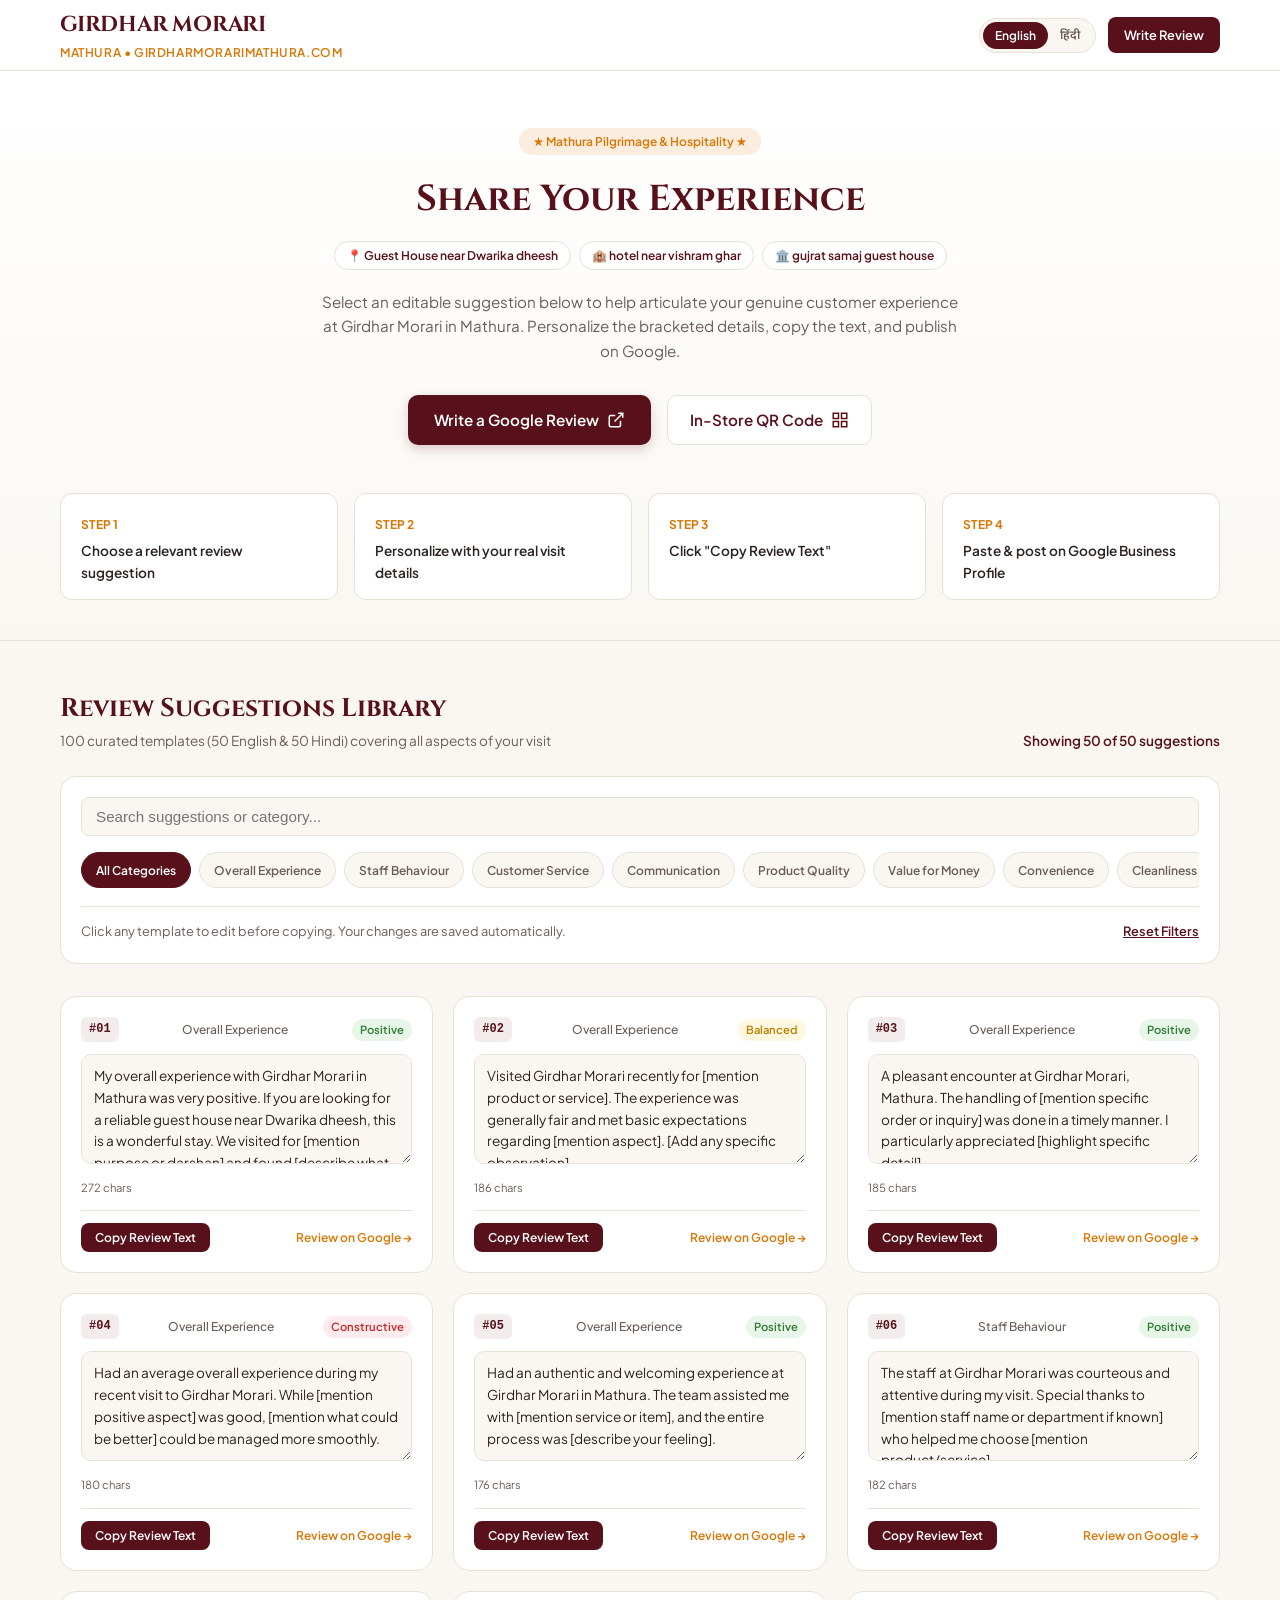
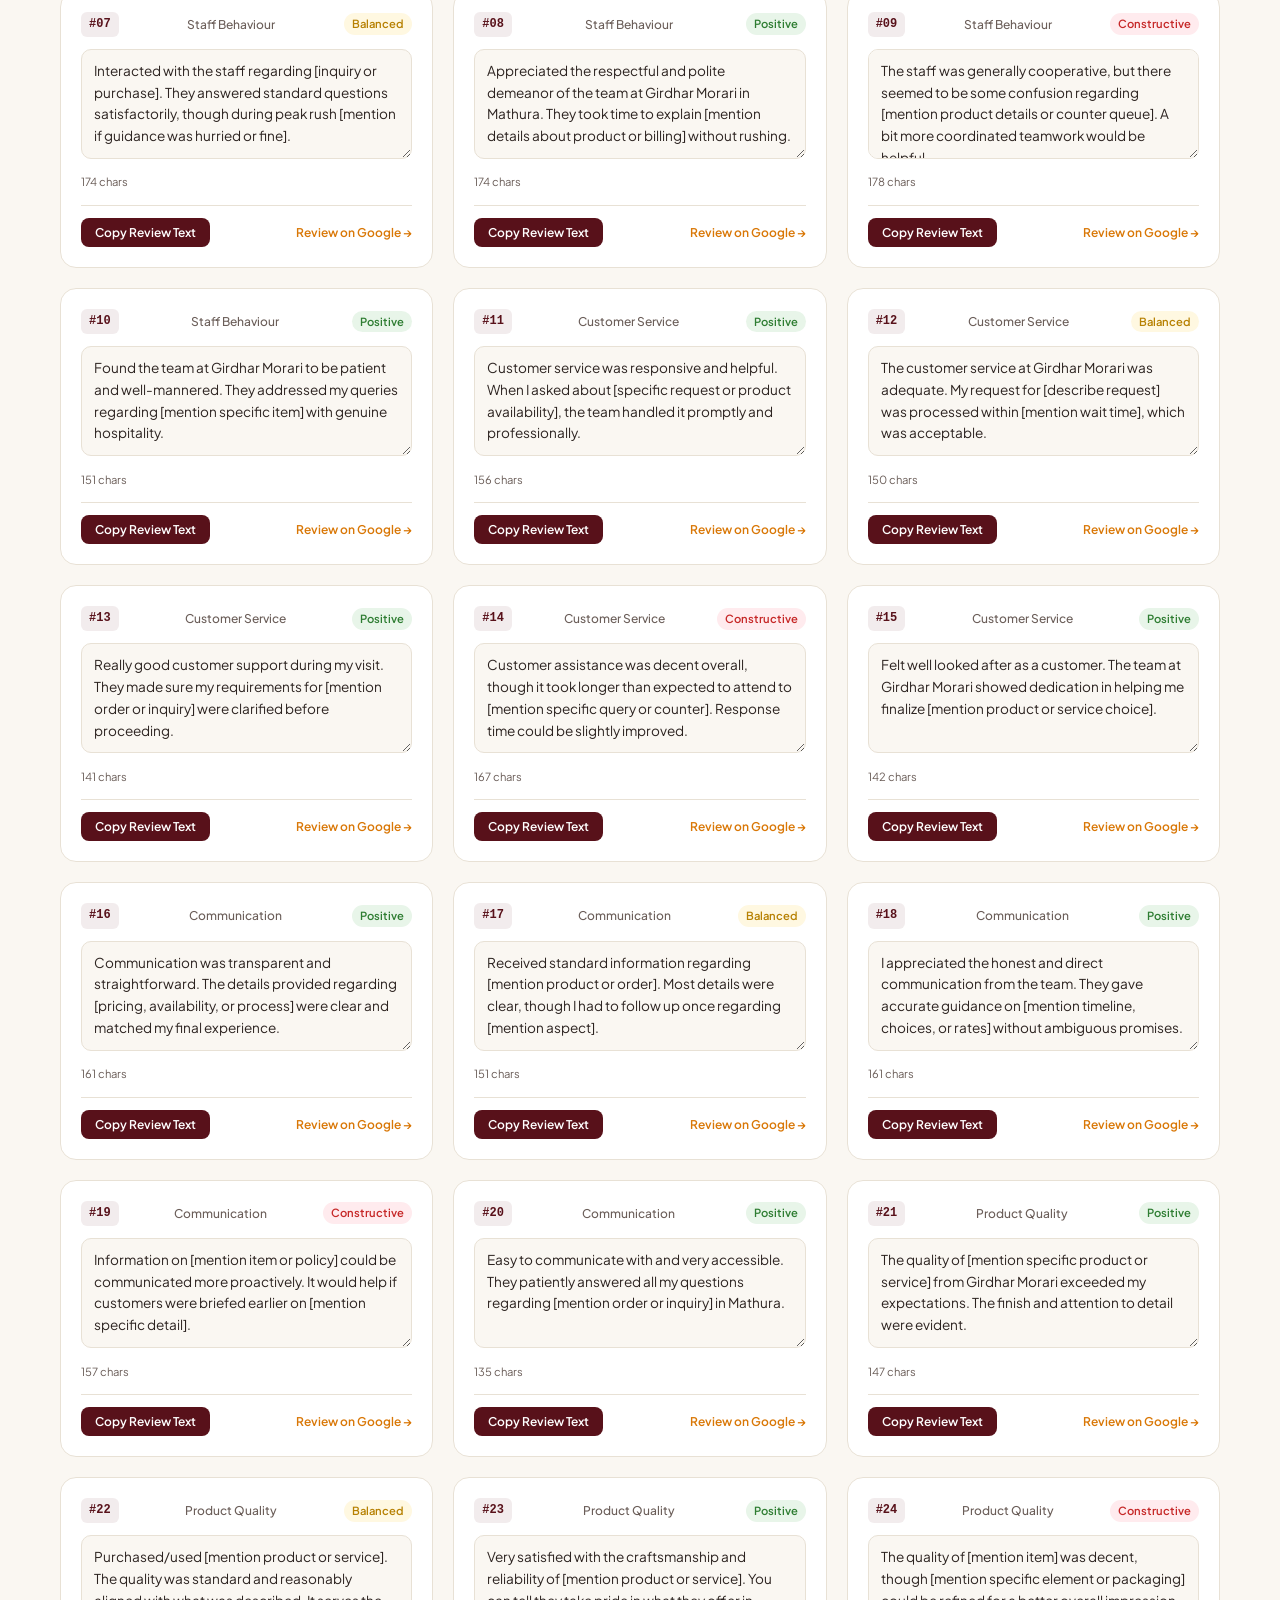
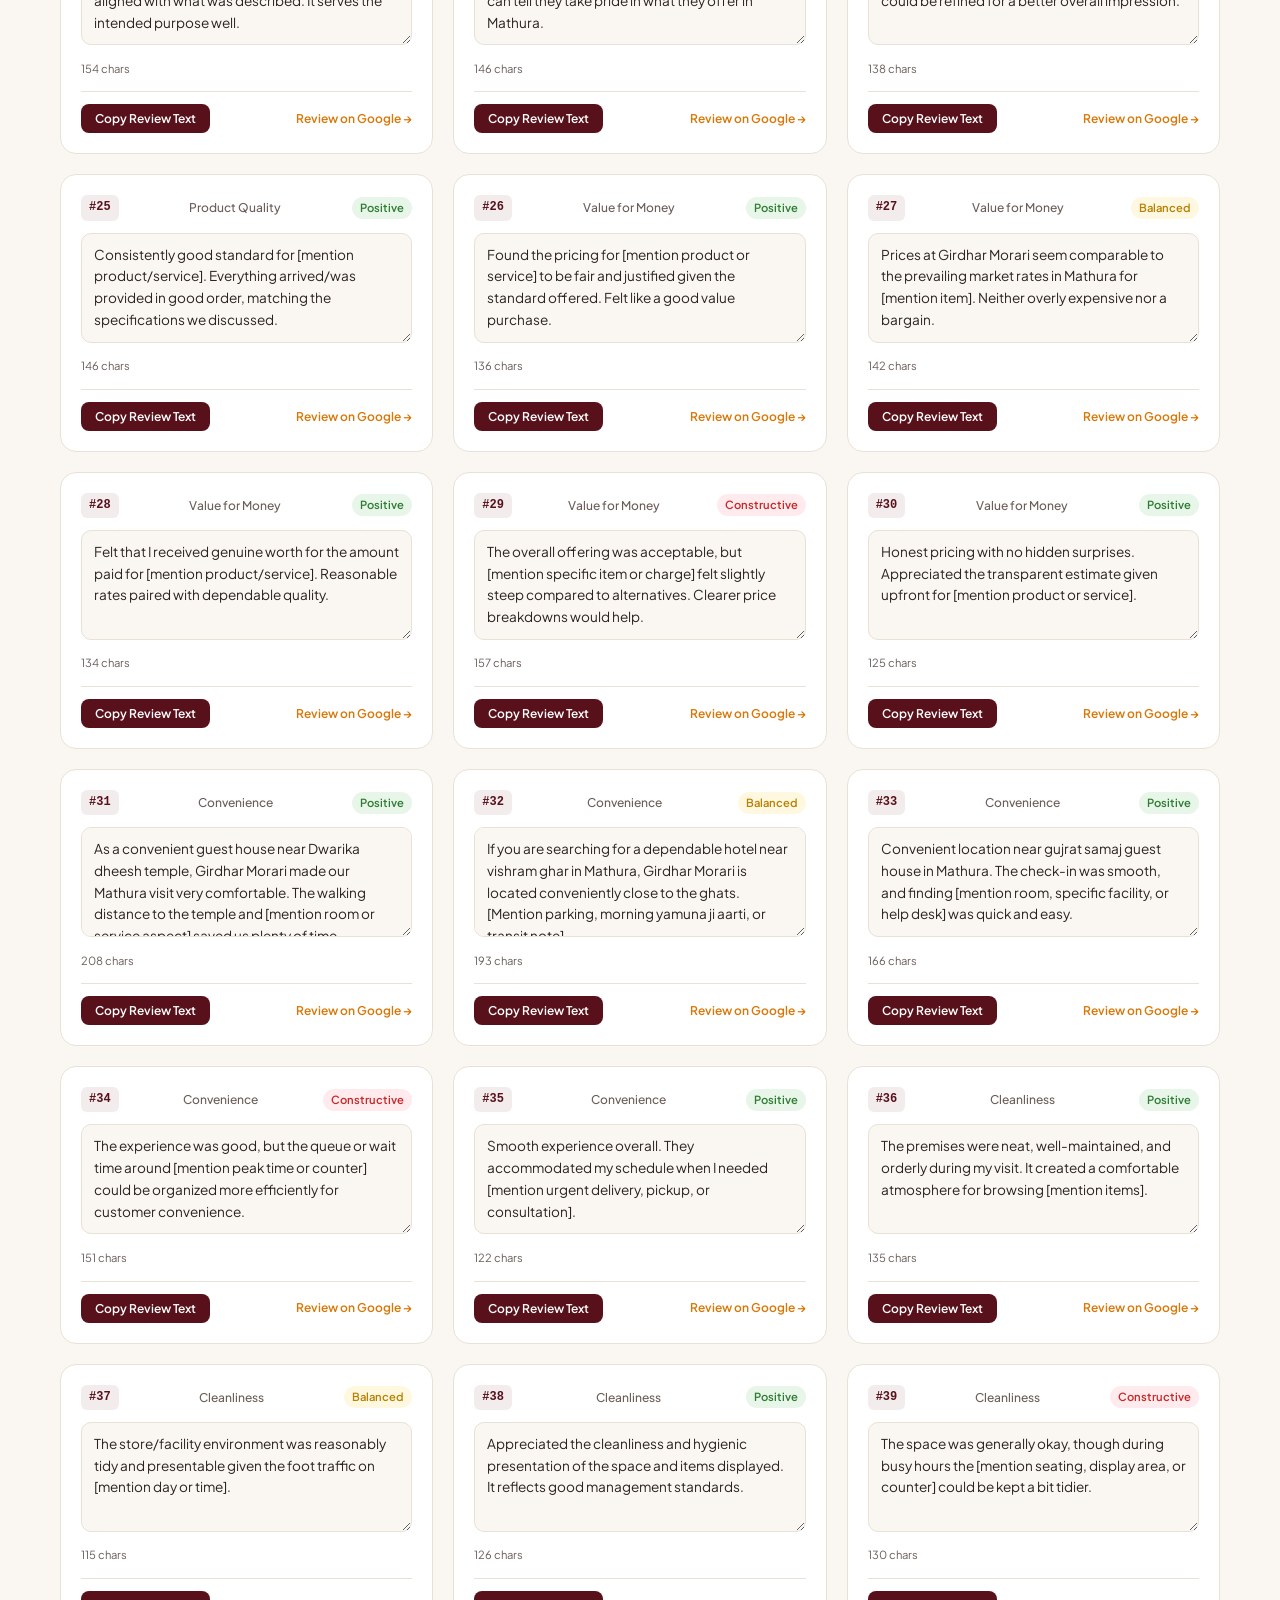
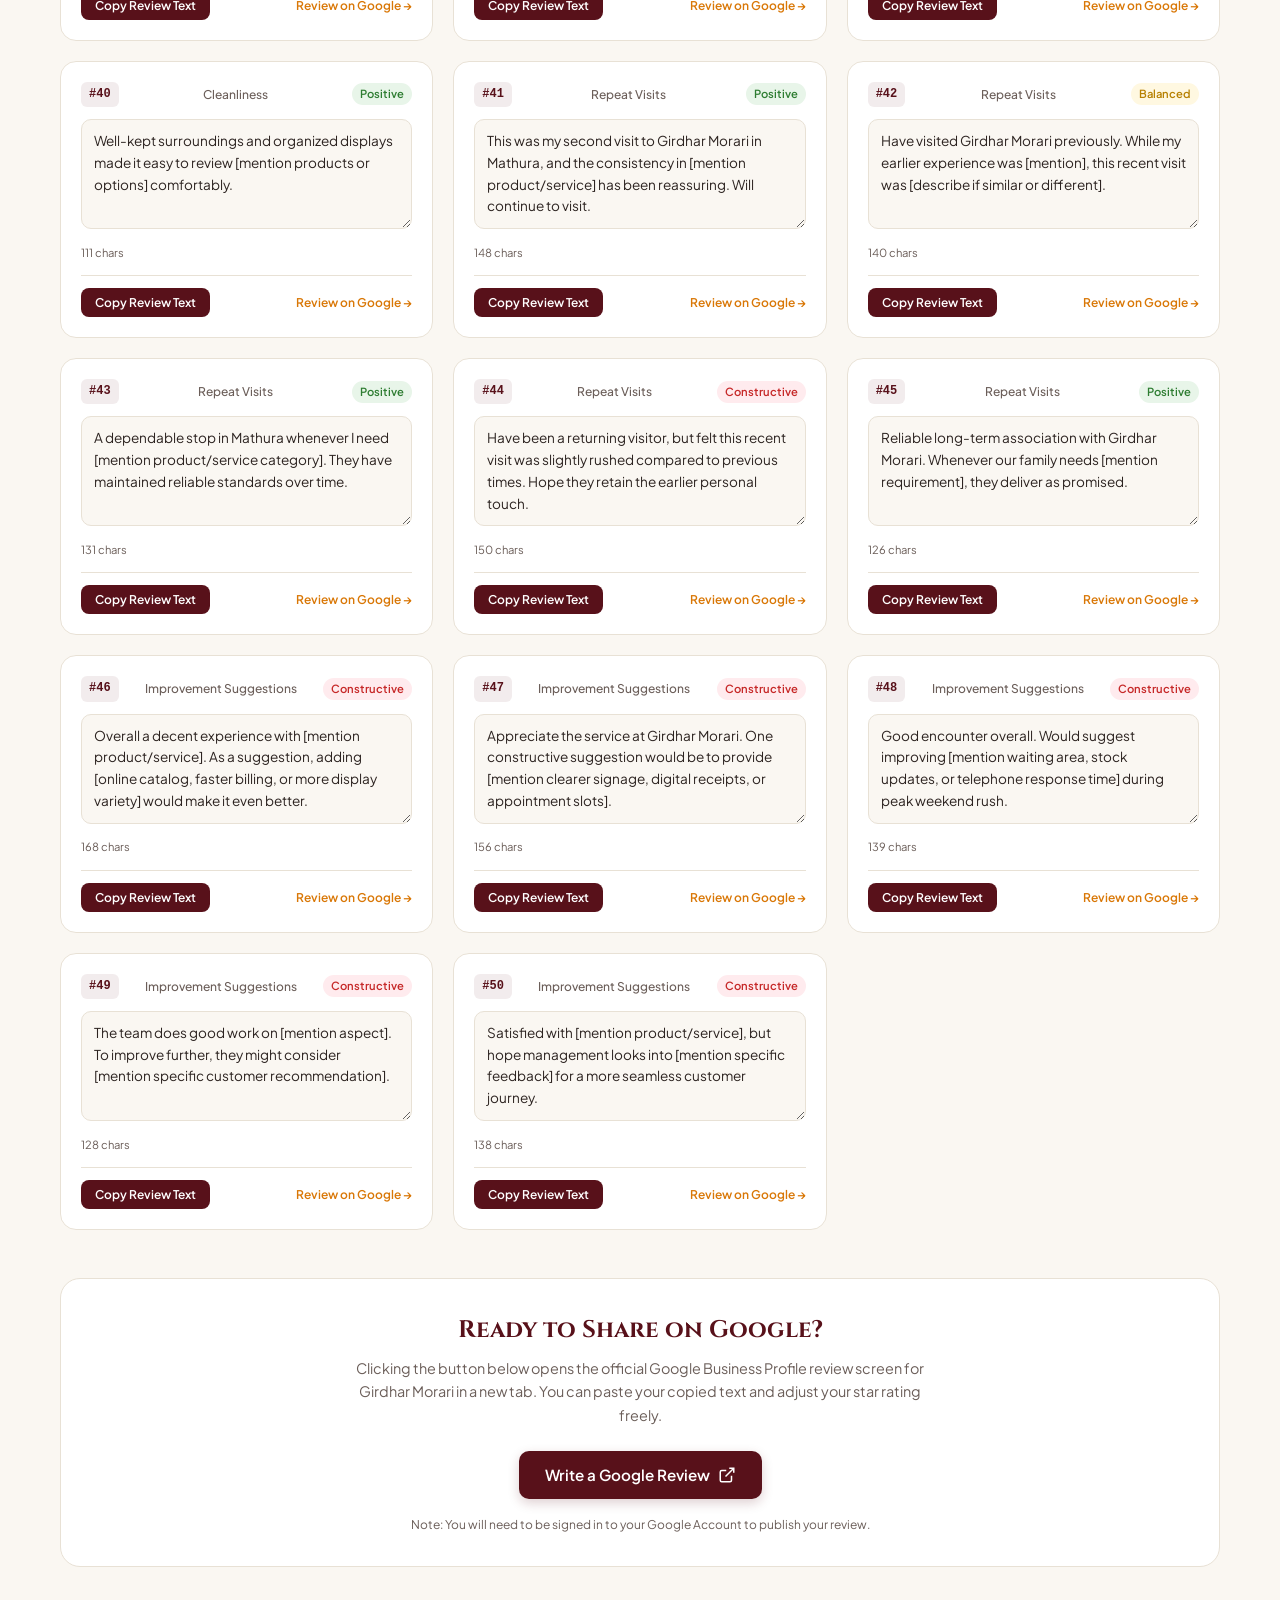
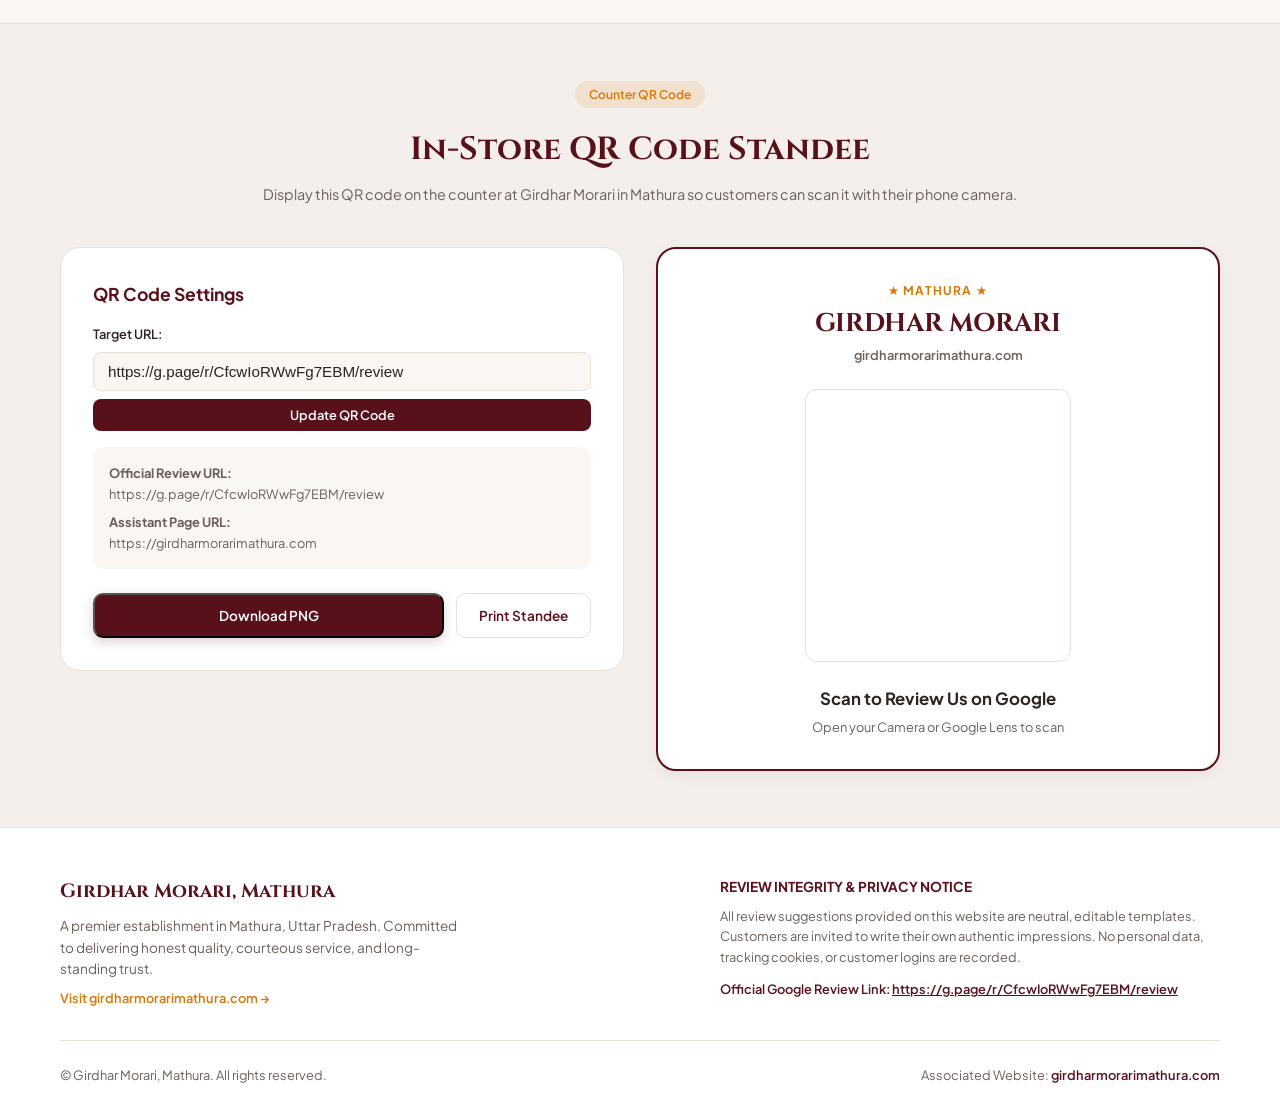
<file: public/standalone/index.html>
<!DOCTYPE html>
<html lang="en">
<head>
  <meta charset="UTF-8">
  <meta name="viewport" content="width=device-width, initial-scale=1.0">
  <script>
    (function() {
      try {
        let _f = window.fetch ? window.fetch.bind(window) : undefined;
        Object.defineProperty(window, 'fetch', {
          configurable: true,
          enumerable: true,
          get: function() { return _f; },
          set: function(fn) { _f = fn; }
        });
      } catch (e) {}
    })();
  </script>
  <title>Girdhar Morari | Guest House near Dwarika dheesh, Hotel near Vishram Ghar, Gujrat Samaj Guest House Mathura</title>
  <meta name="description" content="Girdhar Morari, Mathura: Guest House near Dwarika dheesh, hotel near vishram ghar, and gujrat samaj guest house. Access honest Google review writing suggestions and QR code standee generator.">
  <meta name="keywords" content="Guest House near Dwarika dheesh, hotel near vishram ghar, gujrat samaj guest house, Girdhar Morari Mathura">
  <link rel="stylesheet" href="style.css">
  <link rel="preconnect" href="https://fonts.googleapis.com">
  <link rel="preconnect" href="https://fonts.gstatic.com" crossorigin>
  <link href="https://fonts.googleapis.com/css2?family=Cinzel:wght@600;700&family=Noto+Sans+Devanagari:wght@400;500;600;700&family=Plus+Jakarta+Sans:wght@400;500;600;700&display=swap" rel="stylesheet">
</head>
<body>

  <!-- Site Header -->
  <header class="site-header">
    <div class="container header-inner">
      <div class="brand-block">
        <a href="https://girdharmorarimathura.com" target="_blank" rel="noopener noreferrer" class="brand-title">
          GIRDHAR MORARI
        </a>
        <span class="brand-location">Mathura • girdharmorarimathura.com</span>
      </div>

      <div class="header-actions">
        <!-- Language Selector -->
        <div class="lang-toggle" role="group" aria-label="Language Selector">
          <button type="button" id="lang-en" class="lang-btn active">English</button>
          <button type="button" id="lang-hi" class="lang-btn">हिंदी</button>
        </div>

        <a href="https://g.page/r/CfcwIoRWwFg7EBM/review" target="_blank" rel="noopener noreferrer" class="btn-primary-sm no-print">
          Write Review
        </a>
      </div>
    </div>
  </header>

  <!-- Hero Section -->
  <section class="hero-section">
    <div class="container">
      <span class="hero-badge">★ Mathura Pilgrimage & Hospitality ★</span>
      <h1 class="hero-title" id="hero-title">Share Your Experience</h1>

      <!-- Landmark badges -->
      <div style="display: flex; justify-content: center; gap: 8px; flex-wrap: wrap; margin-bottom: 1.25rem;">
        <span style="background: #FFFFFF; border: 1px solid var(--border-light); padding: 4px 12px; border-radius: 9999px; font-size: 0.75rem; font-weight: 600; color: var(--maroon-primary);">
          📍 Guest House near Dwarika dheesh
        </span>
        <span style="background: #FFFFFF; border: 1px solid var(--border-light); padding: 4px 12px; border-radius: 9999px; font-size: 0.75rem; font-weight: 600; color: var(--maroon-primary);">
          🏨 hotel near vishram ghar
        </span>
        <span style="background: #FFFFFF; border: 1px solid var(--border-light); padding: 4px 12px; border-radius: 9999px; font-size: 0.75rem; font-weight: 600; color: var(--maroon-primary);">
          🏛️ gujrat samaj guest house
        </span>
      </div>

      <p class="hero-desc" id="hero-desc">
        Select an editable suggestion below to help articulate your genuine customer experience at Girdhar Morari in Mathura — conveniently located as a guest house near Dwarika dheesh, hotel near vishram ghar, and gujrat samaj guest house.
      </p>

      <div class="hero-actions no-print">
        <a href="https://g.page/r/CfcwIoRWwFg7EBM/review" target="_blank" rel="noopener noreferrer" class="btn-review-main">
          <span>Write a Google Review</span>
          <svg width="18" height="18" fill="none" stroke="currentColor" stroke-width="2" viewBox="0 0 24 24"><path d="M18 13v6a2 2 0 01-2 2H5a2 2 0 01-2-2V8a2 2 0 012-2h6M15 3h6v6M10 14L21 3"/></svg>
        </a>
        <a href="#qr-generator" class="btn-outline">
          <span>In-Store QR Code</span>
          <svg width="18" height="18" fill="none" stroke="currentColor" stroke-width="2" viewBox="0 0 24 24"><rect x="3" y="3" width="7" height="7"/><rect x="14" y="3" width="7" height="7"/><rect x="14" y="14" width="7" height="7"/><rect x="3" y="14" width="7" height="7"/></svg>
        </a>
      </div>

      <!-- 4-Step Customer Flow Strip -->
      <div class="steps-strip">
        <div class="step-item">
          <span class="step-num">Step 1</span>
          <div class="step-text">Choose a relevant review suggestion</div>
        </div>
        <div class="step-item">
          <span class="step-num">Step 2</span>
          <div class="step-text">Personalize with your real visit details</div>
        </div>
        <div class="step-item">
          <span class="step-num">Step 3</span>
          <div class="step-text">Click "Copy Review Text"</div>
        </div>
        <div class="step-item">
          <span class="step-num">Step 4</span>
          <div class="step-text">Paste & post on Google Business Profile</div>
        </div>
      </div>
    </div>
  </section>

  <!-- Review Suggestions Section -->
  <main class="suggestions-section">
    <div class="container">
      <div class="section-head">
        <div>
          <h2 class="section-title">Review Suggestions Library</h2>
          <p class="section-subtitle">100 curated templates (50 English & 50 Hindi) covering all aspects of your visit</p>
        </div>
        <div id="filtered-count" style="font-size: 0.85rem; font-weight: 600; color: var(--maroon-primary);">
          Showing 50 of 50 suggestions
        </div>
      </div>

      <!-- Search & Filters Container -->
      <div class="filter-controls no-print">
        <div class="search-row">
          <input type="text" id="search-input" class="search-input" placeholder="Search suggestions or category..." />
        </div>

        <div class="category-tags">
          <button type="button" class="cat-btn active" data-category="all">All Categories</button>
          <button type="button" class="cat-btn" data-category="overall">Overall Experience</button>
          <button type="button" class="cat-btn" data-category="staff">Staff Behaviour</button>
          <button type="button" class="cat-btn" data-category="service">Customer Service</button>
          <button type="button" class="cat-btn" data-category="communication">Communication</button>
          <button type="button" class="cat-btn" data-category="quality">Product Quality</button>
          <button type="button" class="cat-btn" data-category="value">Value for Money</button>
          <button type="button" class="cat-btn" data-category="convenience">Convenience</button>
          <button type="button" class="cat-btn" data-category="cleanliness">Cleanliness</button>
          <button type="button" class="cat-btn" data-category="repeat">Repeat Visits</button>
          <button type="button" class="cat-btn" data-category="improvement">Improvement Suggestions</button>
        </div>

        <div class="filter-status-row">
          <span>Click any template to edit before copying. Your changes are saved automatically.</span>
          <button type="button" id="clear-filters-btn" class="btn-clear">Reset Filters</button>
        </div>
      </div>

      <!-- Cards Grid -->
      <div id="suggestions-grid" class="cards-grid">
        <!-- Injected via script.js -->
      </div>
    </div>
  </main>

  <!-- Google Review Instruction Section -->
  <section class="container" style="margin-bottom: 3.5rem;">
    <div style="background: #FFFFFF; border: 1px solid var(--border-light); border-radius: 20px; padding: 2rem; text-align: center;">
      <h3 style="font-family: var(--font-serif); font-size: 1.5rem; color: var(--maroon-primary); margin-bottom: 0.5rem;">
        Ready to Share on Google?
      </h3>
      <p style="max-width: 600px; margin: 0 auto 1.5rem; font-size: 0.9rem; color: var(--text-muted);">
        Clicking the button below opens the official Google Business Profile review screen for Girdhar Morari in a new tab. You can paste your copied text and adjust your star rating freely.
      </p>
      <a href="https://g.page/r/CfcwIoRWwFg7EBM/review" target="_blank" rel="noopener noreferrer" class="btn-review-main">
        <span>Write a Google Review</span>
        <svg width="18" height="18" fill="none" stroke="currentColor" stroke-width="2" viewBox="0 0 24 24"><path d="M18 13v6a2 2 0 01-2 2H5a2 2 0 01-2-2V8a2 2 0 012-2h6M15 3h6v6M10 14L21 3"/></svg>
      </a>
      <p style="font-size: 0.75rem; color: var(--text-muted); margin-top: 1rem;">
        Note: You will need to be signed in to your Google Account to publish your review.
      </p>
    </div>
  </section>

  <!-- QR Code Standee Section -->
  <section id="qr-generator" class="qr-section">
    <div class="container">
      <div style="text-align: center; max-w: 650px; margin: 0 auto 2.5rem;">
        <span class="hero-badge">Counter QR Code</span>
        <h2 style="font-family: var(--font-serif); font-size: 2rem; color: var(--maroon-primary); margin-bottom: 0.5rem;">
          In-Store QR Code Standee
        </h2>
        <p style="color: var(--text-muted); font-size: 0.9rem;">
          Display this QR code on the counter at Girdhar Morari in Mathura so customers can scan it with their phone camera.
        </p>
      </div>

      <div class="qr-grid">
        <!-- Controls Card -->
        <div class="qr-card no-print">
          <h3 style="font-size: 1.1rem; color: var(--maroon-primary); margin-bottom: 1rem; font-weight: 700;">
            QR Code Settings
          </h3>

          <div style="margin-bottom: 1rem;">
            <label style="display: block; font-size: 0.8rem; font-weight: 600; margin-bottom: 0.5rem;">Target URL:</label>
            <input type="url" id="qr-input-url" class="search-input" value="https://g.page/r/CfcwIoRWwFg7EBM/review" style="width: 100%; margin-bottom: 0.5rem;" />
            <button type="button" id="btn-generate-qr" class="btn-primary-sm" style="width: 100%;">
              Update QR Code
            </button>
          </div>

          <div style="background: var(--bg-cream); padding: 1rem; border-radius: 12px; margin-bottom: 1.5rem; font-size: 0.8rem; color: var(--text-muted);">
            <p><strong>Official Review URL:</strong><br>https://g.page/r/CfcwIoRWwFg7EBM/review</p>
            <p style="margin-top: 0.5rem;"><strong>Assistant Page URL:</strong><br>https://girdharmorarimathura.com</p>
          </div>

          <div style="display: flex; gap: 0.75rem; flex-wrap: wrap;">
            <button type="button" id="btn-download-qr" class="btn-review-main" style="flex: 1; justify-content: center; font-size: 0.85rem;">
              Download PNG
            </button>
            <button type="button" id="btn-print-qr" class="btn-outline" style="justify-content: center; font-size: 0.85rem;">
              Print Standee
            </button>
          </div>
        </div>

        <!-- Standee Preview -->
        <div class="qr-standee-preview">
          <div style="font-size: 0.75rem; font-weight: 700; color: var(--saffron-accent); letter-spacing: 0.1em; text-transform: uppercase;">
            ★ MATHURA ★
          </div>
          <h3 style="font-family: var(--font-serif); font-size: 1.6rem; color: var(--maroon-primary); margin-top: 0.25rem;">
            GIRDHAR MORARI
          </h3>
          <p style="font-size: 0.8rem; color: var(--text-muted); font-weight: 600;">
            girdharmorarimathura.com
          </p>

          <div class="qr-preview-box">
            <canvas id="qr-canvas" width="240" height="240"></canvas>
          </div>

          <h4 style="font-size: 1.05rem; font-weight: 700; color: var(--text-main); margin-bottom: 0.25rem;">
            Scan to Review Us on Google
          </h4>
          <p style="font-size: 0.8rem; color: var(--text-muted);">
            Open your Camera or Google Lens to scan
          </p>
        </div>
      </div>
    </div>
  </section>

  <!-- Site Footer -->
  <footer class="site-footer">
    <div class="container">
      <div class="footer-top">
        <div style="max-width: 400px;">
          <h4 style="font-family: var(--font-serif); font-size: 1.2rem; color: var(--maroon-primary); margin-bottom: 0.5rem;">
            Girdhar Morari, Mathura
          </h4>
          <p style="font-size: 0.85rem; line-height: 1.6;">
            A premier establishment in Mathura, Uttar Pradesh. Committed to delivering honest quality, courteous service, and long-standing trust.
          </p>
          <a href="https://girdharmorarimathura.com" target="_blank" rel="noopener noreferrer" style="color: var(--saffron-accent); font-weight: 600; display: inline-block; margin-top: 0.5rem;">
            Visit girdharmorarimathura.com &rarr;
          </a>
        </div>

        <div style="max-width: 500px;">
          <h5 style="font-size: 0.85rem; font-weight: 700; color: var(--maroon-primary); text-transform: uppercase; margin-bottom: 0.5rem;">
            Review Integrity & Privacy Notice
          </h5>
          <p style="font-size: 0.8rem; line-height: 1.6; margin-bottom: 0.75rem;">
            All review suggestions provided on this website are neutral, editable templates. Customers are invited to write their own authentic impressions. No personal data, tracking cookies, or customer logins are recorded.
          </p>
          <p style="font-size: 0.8rem; line-height: 1.6; color: var(--maroon-primary); font-weight: 600;">
            Official Google Review Link: <a href="https://g.page/r/CfcwIoRWwFg7EBM/review" target="_blank" rel="noopener noreferrer" style="text-decoration: underline;">https://g.page/r/CfcwIoRWwFg7EBM/review</a>
          </p>
        </div>
      </div>

      <div class="footer-bottom">
        <div>
          &copy; Girdhar Morari, Mathura. All rights reserved.
        </div>
        <div>
          Associated Website: <a href="https://girdharmorarimathura.com" target="_blank" rel="noopener noreferrer" style="color: var(--maroon-primary); font-weight: 600;">girdharmorarimathura.com</a>
        </div>
      </div>
    </div>
  </footer>

  <script src="script.js"></script>
</body>
</html>
</file>
<file: public/standalone/style.css>
/* ==========================================================================
   Girdhar Morari, Mathura - Google Review Assistant Stylesheet
   Palette: Warm Cream (#FAF7F2), Deep Maroon (#58111A), Saffron (#D97706)
   ========================================================================== */

:root {
  --bg-cream: #FAF7F2;
  --bg-card: #FFFFFF;
  --bg-subtle: #F5EFEB;
  --maroon-primary: #58111A;
  --maroon-hover: #6E1423;
  --saffron-accent: #D97706;
  --saffron-subtle: rgba(217, 119, 6, 0.12);
  --text-main: #2C2320;
  --text-muted: #6B5E59;
  --border-light: #E8E1D5;
  --border-focus: #D97706;
  --font-body: 'Plus Jakarta Sans', 'Noto Sans Devanagari', system-ui, -apple-system, sans-serif;
  --font-serif: 'Cinzel', serif;
}

* {
  box-sizing: border-box;
  margin: 0;
  padding: 0;
}

body {
  font-family: var(--font-body);
  background-color: var(--bg-cream);
  color: var(--text-main);
  line-height: 1.6;
  -webkit-font-smoothing: antialiased;
}

a {
  color: inherit;
  text-decoration: none;
}

button {
  font-family: inherit;
  cursor: pointer;
}

.container {
  width: 100%;
  max-width: 1200px;
  margin: 0 auto;
  padding: 0 1.25rem;
}

/* Header */
.site-header {
  background: #FFFFFF;
  border-bottom: 1px solid var(--border-light);
  position: sticky;
  top: 0;
  z-index: 100;
}

.header-inner {
  display: flex;
  align-items: center;
  justify-content: space-between;
  height: 70px;
  gap: 1.5rem;
}

.brand-block {
  display: flex;
  flex-direction: column;
}

.brand-title {
  font-family: var(--font-serif);
  font-size: 1.35rem;
  font-weight: 700;
  color: var(--maroon-primary);
  letter-spacing: -0.01em;
}

.brand-location {
  font-size: 0.75rem;
  color: var(--saffron-accent);
  font-weight: 600;
  text-transform: uppercase;
  letter-spacing: 0.05em;
}

.header-actions {
  display: flex;
  align-items: center;
  gap: 0.75rem;
}

.lang-toggle {
  display: inline-flex;
  background: var(--bg-cream);
  border: 1px solid var(--border-light);
  border-radius: 9999px;
  padding: 3px;
}

.lang-btn {
  border: none;
  background: transparent;
  padding: 5px 12px;
  font-size: 0.75rem;
  font-weight: 600;
  border-radius: 9999px;
  color: var(--text-muted);
  transition: all 0.2s ease;
}

.lang-btn.active {
  background: var(--maroon-primary);
  color: #FFFFFF;
}

.btn-primary-sm {
  background: var(--maroon-primary);
  color: #FFFFFF;
  border: none;
  padding: 8px 16px;
  border-radius: 8px;
  font-size: 0.8rem;
  font-weight: 600;
  transition: background 0.2s;
}

.btn-primary-sm:hover {
  background: var(--maroon-hover);
}

/* Hero Section */
.hero-section {
  padding: 3.5rem 0 2.5rem;
  text-align: center;
  background: linear-gradient(180deg, #FFFFFF 0%, var(--bg-cream) 100%);
  border-bottom: 1px solid var(--border-light);
}

.hero-badge {
  display: inline-block;
  font-size: 0.75rem;
  font-weight: 600;
  color: var(--saffron-accent);
  background: var(--saffron-subtle);
  padding: 4px 14px;
  border-radius: 9999px;
  margin-bottom: 1rem;
}

.hero-title {
  font-family: var(--font-serif);
  font-size: 2.25rem;
  color: var(--maroon-primary);
  font-weight: 700;
  margin-bottom: 0.75rem;
}

.hero-desc {
  max-width: 650px;
  margin: 0 auto 2rem;
  color: var(--text-muted);
  font-size: 0.95rem;
  line-height: 1.6;
}

.hero-actions {
  display: flex;
  justify-content: center;
  gap: 1rem;
  flex-wrap: wrap;
}

.btn-review-main {
  display: inline-flex;
  align-items: center;
  gap: 8px;
  background: var(--maroon-primary);
  color: #FFFFFF;
  padding: 12px 26px;
  border-radius: 10px;
  font-weight: 600;
  font-size: 0.95rem;
  box-shadow: 0 4px 12px rgba(88, 17, 26, 0.2);
  transition: all 0.2s;
}

.btn-review-main:hover {
  background: var(--maroon-hover);
  transform: translateY(-1px);
}

.btn-outline {
  display: inline-flex;
  align-items: center;
  gap: 8px;
  background: #FFFFFF;
  color: var(--maroon-primary);
  border: 1px solid var(--border-light);
  padding: 12px 22px;
  border-radius: 10px;
  font-weight: 600;
  font-size: 0.95rem;
  transition: all 0.2s;
}

.btn-outline:hover {
  border-color: var(--saffron-accent);
  background: var(--bg-cream);
}

/* Steps strip */
.steps-strip {
  display: grid;
  grid-template-columns: repeat(auto-fit, minmax(220px, 1fr));
  gap: 1rem;
  margin-top: 3rem;
  text-align: left;
}

.step-item {
  background: #FFFFFF;
  padding: 1rem 1.25rem;
  border-radius: 12px;
  border: 1px solid var(--border-light);
}

.step-num {
  font-size: 0.75rem;
  font-weight: 700;
  color: var(--saffron-accent);
  text-transform: uppercase;
}

.step-text {
  font-size: 0.85rem;
  font-weight: 600;
  color: var(--text-main);
  margin-top: 4px;
}

/* Main Content Area */
.suggestions-section {
  padding: 3rem 0;
}

.section-head {
  display: flex;
  justify-content: space-between;
  align-items: flex-end;
  margin-bottom: 1.5rem;
  flex-wrap: wrap;
  gap: 1rem;
}

.section-title {
  font-family: var(--font-serif);
  font-size: 1.6rem;
  color: var(--maroon-primary);
}

.section-subtitle {
  font-size: 0.85rem;
  color: var(--text-muted);
}

/* Controls Bar */
.filter-controls {
  background: #FFFFFF;
  padding: 1.25rem;
  border-radius: 16px;
  border: 1px solid var(--border-light);
  margin-bottom: 2rem;
}

.search-row {
  display: flex;
  gap: 0.75rem;
  margin-bottom: 1rem;
  flex-wrap: wrap;
}

.search-input {
  flex: 1;
  min-width: 0;
  padding: 10px 14px;
  font-size: 0.95rem;
  border: 1px solid var(--border-light);
  border-radius: 8px;
  background: var(--bg-cream);
  color: var(--text-main);
  outline: none;
}

.search-input:focus {
  border-color: var(--saffron-accent);
  background: #FFFFFF;
}

.category-tags {
  display: flex;
  gap: 0.5rem;
  overflow-x: auto;
  padding-bottom: 6px;
  scrollbar-width: thin;
  -webkit-overflow-scrolling: touch;
}

.cat-btn {
  white-space: nowrap;
  background: var(--bg-cream);
  border: 1px solid var(--border-light);
  padding: 6px 14px;
  border-radius: 9999px;
  font-size: 0.75rem;
  font-weight: 600;
  color: var(--text-muted);
  transition: all 0.2s;
  min-height: 36px;
  display: inline-flex;
  align-items: center;
}

.cat-btn:hover {
  border-color: var(--saffron-accent);
  color: var(--text-main);
}

.cat-btn.active {
  background: var(--maroon-primary);
  color: #FFFFFF;
  border-color: var(--maroon-primary);
}

.filter-status-row {
  display: flex;
  justify-content: space-between;
  align-items: center;
  margin-top: 0.75rem;
  padding-top: 0.75rem;
  border-top: 1px solid var(--border-light);
  font-size: 0.8rem;
  color: var(--text-muted);
  flex-wrap: wrap;
  gap: 0.5rem;
}

.btn-clear {
  background: transparent;
  border: none;
  color: var(--maroon-primary);
  font-weight: 600;
  font-size: 0.8rem;
  text-decoration: underline;
  padding: 4px 0;
}

/* Suggestions Grid */
.cards-grid {
  display: grid;
  grid-template-columns: repeat(auto-fill, minmax(min(100%, 300px), 1fr));
  gap: 1.25rem;
}

.review-card {
  background: #FFFFFF;
  border: 1px solid var(--border-light);
  border-radius: 16px;
  padding: 1.25rem;
  display: flex;
  flex-direction: column;
  justify-content: space-between;
  transition: border-color 0.2s, box-shadow 0.2s;
}

.review-card:hover {
  border-color: rgba(217, 119, 6, 0.4);
  box-shadow: 0 4px 16px rgba(0, 0, 0, 0.04);
}

.card-top {
  display: flex;
  justify-content: space-between;
  align-items: center;
  margin-bottom: 0.75rem;
}

.card-num {
  font-family: monospace;
  font-size: 0.75rem;
  font-weight: 700;
  color: var(--maroon-primary);
  background: rgba(88, 17, 26, 0.08);
  padding: 3px 8px;
  border-radius: 6px;
}

.card-cat {
  font-size: 0.75rem;
  color: var(--text-muted);
  font-weight: 500;
}

.card-tone {
  font-size: 0.7rem;
  padding: 2px 8px;
  border-radius: 9999px;
  font-weight: 600;
}

.tone-positive {
  background: #E8F5E9;
  color: #2E7D32;
}

.tone-neutral {
  background: #FFF8E1;
  color: #B78103;
}

.tone-constructive {
  background: #FFEBEE;
  color: #C62828;
}

.card-textarea {
  width: 100%;
  padding: 10px 12px;
  font-size: 0.85rem;
  line-height: 1.6;
  border: 1px solid var(--border-light);
  border-radius: 10px;
  background: #FAF7F2;
  color: var(--text-main);
  resize: vertical;
  min-height: 110px;
  font-family: inherit;
  margin-bottom: 0.5rem;
}

.card-textarea:focus {
  outline: none;
  border-color: var(--saffron-accent);
  background: #FFFFFF;
}

.card-stats {
  display: flex;
  justify-content: space-between;
  font-size: 0.7rem;
  color: var(--text-muted);
  margin-bottom: 0.85rem;
}

.card-actions {
  display: flex;
  align-items: center;
  justify-content: space-between;
  gap: 0.5rem;
  padding-top: 0.75rem;
  border-top: 1px solid var(--border-light);
}

.btn-copy {
  background: var(--maroon-primary);
  color: #FFFFFF;
  border: none;
  padding: 7px 14px;
  border-radius: 8px;
  font-size: 0.75rem;
  font-weight: 600;
  transition: background 0.2s;
}

.btn-copy:hover {
  background: var(--maroon-hover);
}

.btn-copy.copied {
  background: #2E7D32;
}

.btn-reset {
  background: transparent;
  border: 1px solid var(--border-light);
  color: var(--text-muted);
  padding: 6px 12px;
  border-radius: 8px;
  font-size: 0.75rem;
  font-weight: 500;
}

.btn-reset:hover {
  background: var(--bg-cream);
  color: var(--maroon-primary);
}

/* Toast */
.toast-notice {
  position: fixed;
  bottom: 24px;
  right: 24px;
  background: var(--maroon-primary);
  color: #FFFFFF;
  padding: 12px 20px;
  border-radius: 12px;
  font-size: 0.85rem;
  box-shadow: 0 8px 24px rgba(0, 0, 0, 0.2);
  z-index: 999;
  display: none;
  animation: slideUp 0.3s ease;
}

@keyframes slideUp {
  from { opacity: 0; transform: translateY(10px); }
  to { opacity: 1; transform: translateY(0); }
}

/* QR Code Section */
.qr-section {
  padding: 3.5rem 0;
  background: var(--bg-subtle);
  border-top: 1px solid var(--border-light);
}

.qr-grid {
  display: grid;
  grid-template-columns: 1fr 1fr;
  gap: 2rem;
  align-items: start;
}

.qr-card {
  background: #FFFFFF;
  border: 1px solid var(--border-light);
  border-radius: 20px;
  padding: 2rem;
}

.qr-standee-preview {
  background: #FFFFFF;
  border: 2px solid var(--maroon-primary);
  border-radius: 20px;
  padding: 2rem;
  text-align: center;
  box-shadow: 0 4px 16px rgba(0, 0, 0, 0.06);
}

.qr-preview-box {
  margin: 1.5rem auto;
  display: inline-block;
  padding: 12px;
  border: 1px solid var(--border-light);
  border-radius: 12px;
}

/* Footer */
.site-footer {
  background: #FFFFFF;
  border-top: 1px solid var(--border-light);
  padding: 3rem 0 2rem;
  font-size: 0.8rem;
  color: var(--text-muted);
}

.footer-top {
  display: flex;
  justify-content: space-between;
  margin-bottom: 2rem;
  flex-wrap: wrap;
  gap: 2rem;
}

.footer-bottom {
  border-top: 1px solid var(--border-light);
  padding-top: 1.5rem;
  display: flex;
  justify-content: space-between;
  flex-wrap: wrap;
  gap: 1rem;
}

/* Responsive */
@media (max-width: 768px) {
  .qr-grid {
    grid-template-columns: 1fr;
  }
  .hero-title {
    font-size: 1.75rem;
  }
  .header-inner {
    height: auto;
    padding: 0.75rem 0;
    flex-wrap: wrap;
    gap: 0.75rem;
  }
  .hero-actions {
    flex-direction: column;
    width: 100%;
  }
  .hero-actions a, .hero-actions button {
    width: 100%;
    justify-content: center;
  }
  .container {
    padding: 0 1rem;
  }
  .card-textarea {
    font-size: 16px !important; /* Prevents auto-zoom in iOS Safari */
  }
  .search-input {
    font-size: 16px !important;
  }
}

@media (max-width: 480px) {
  .hero-title {
    font-size: 1.45rem;
  }
  .brand-title {
    font-size: 1.15rem;
  }
  .header-actions {
    width: 100%;
    justify-content: space-between;
  }
  .btn-review-header {
    flex: 1;
    text-align: center;
  }
  .review-card {
    padding: 1rem;
  }
  .filter-controls {
    padding: 1rem;
  }
}

/* Print Styles */
@media print {
  body {
    background: #FFFFFF !important;
  }
  .no-print, .site-header, .hero-section, .suggestions-section, .site-footer {
    display: none !important;
  }
  .qr-standee-preview {
    border: 3px solid #58111A !important;
    max-width: 500px !important;
    margin: 0 auto !important;
    page-break-inside: avoid;
  }
}
</file>
